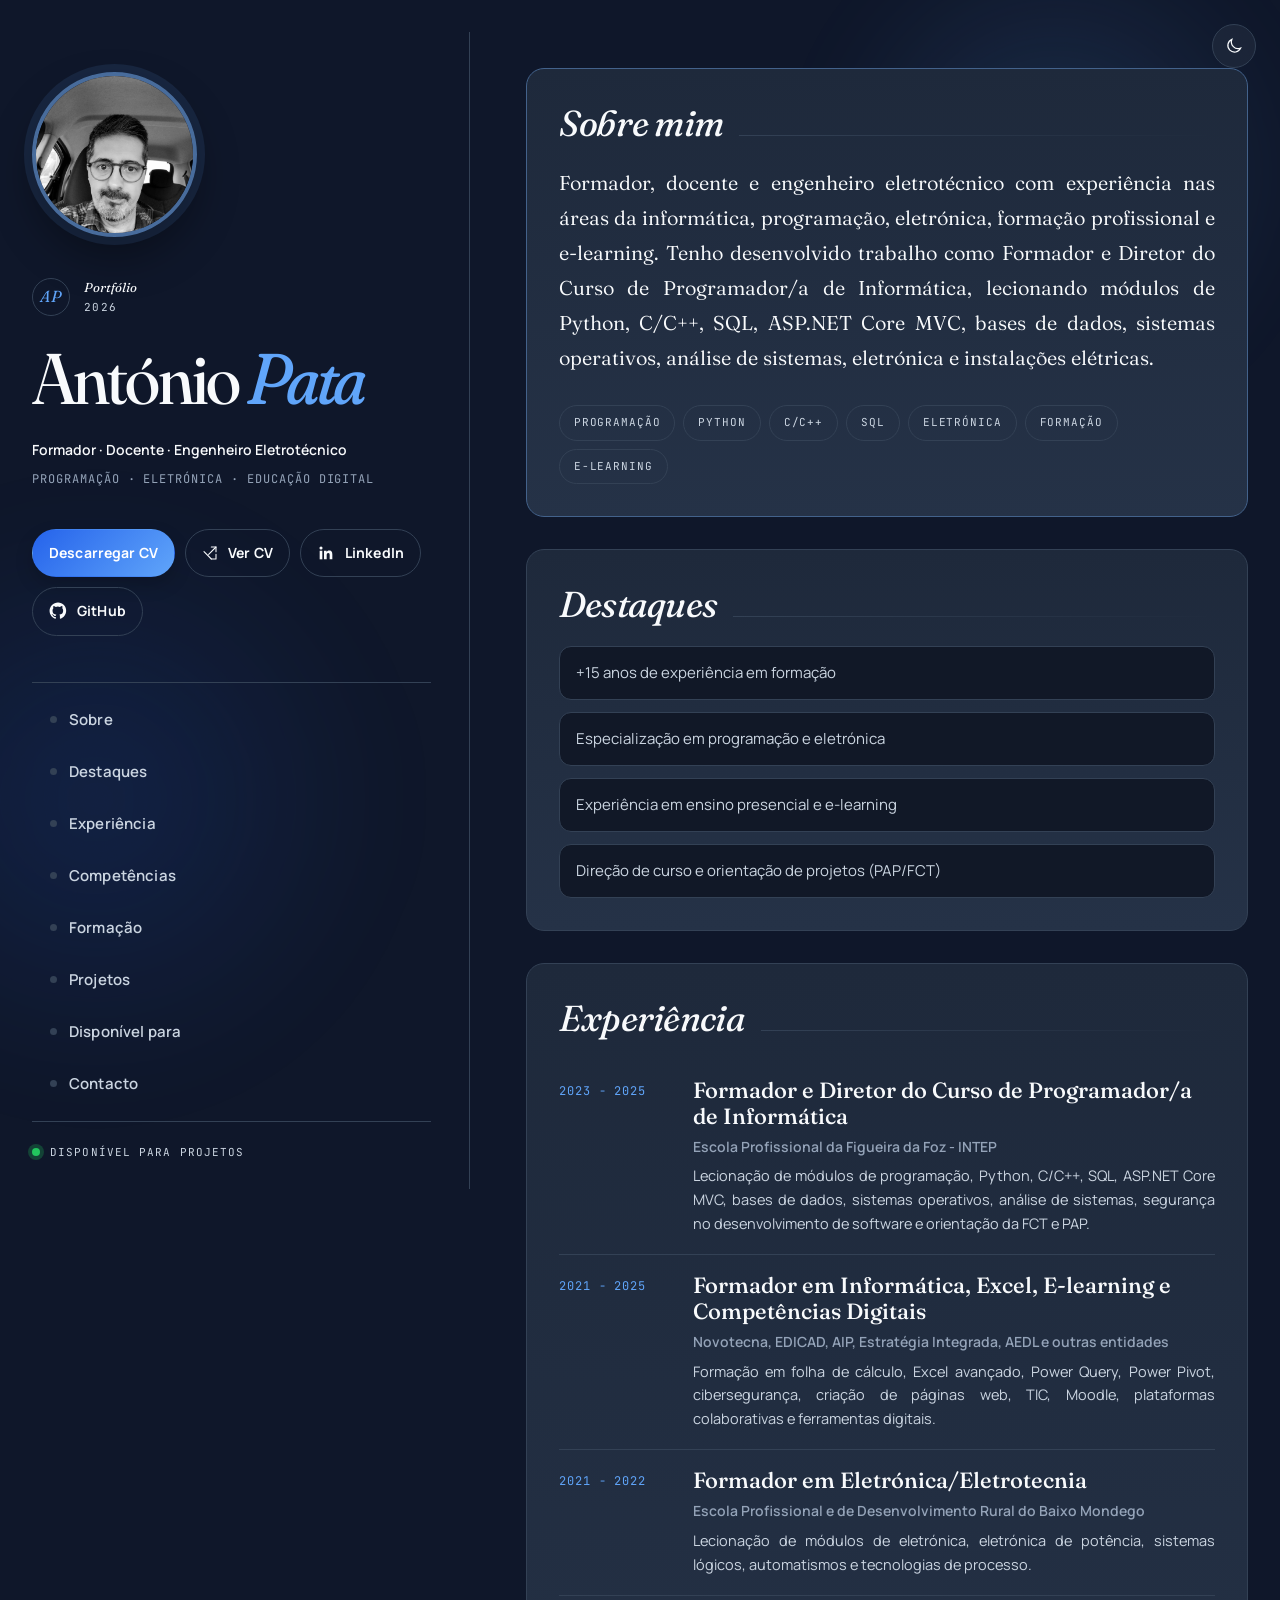
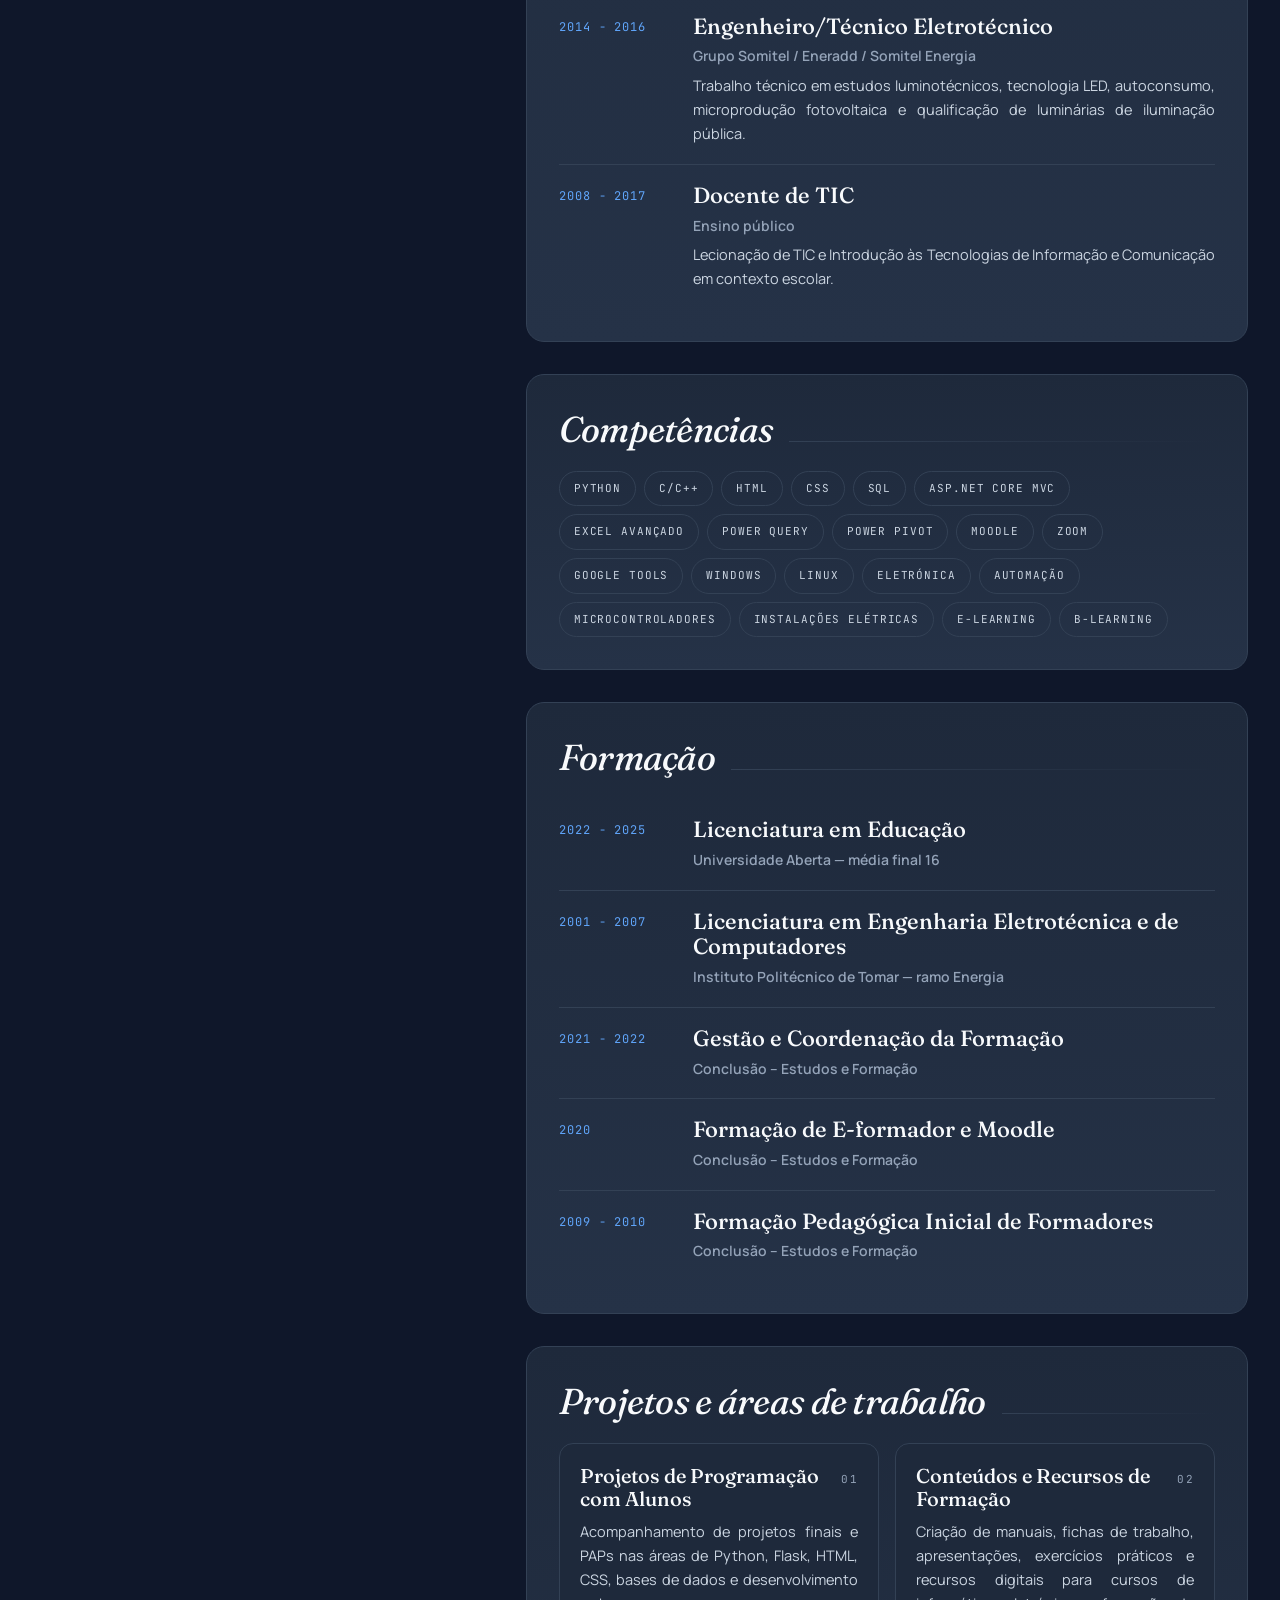
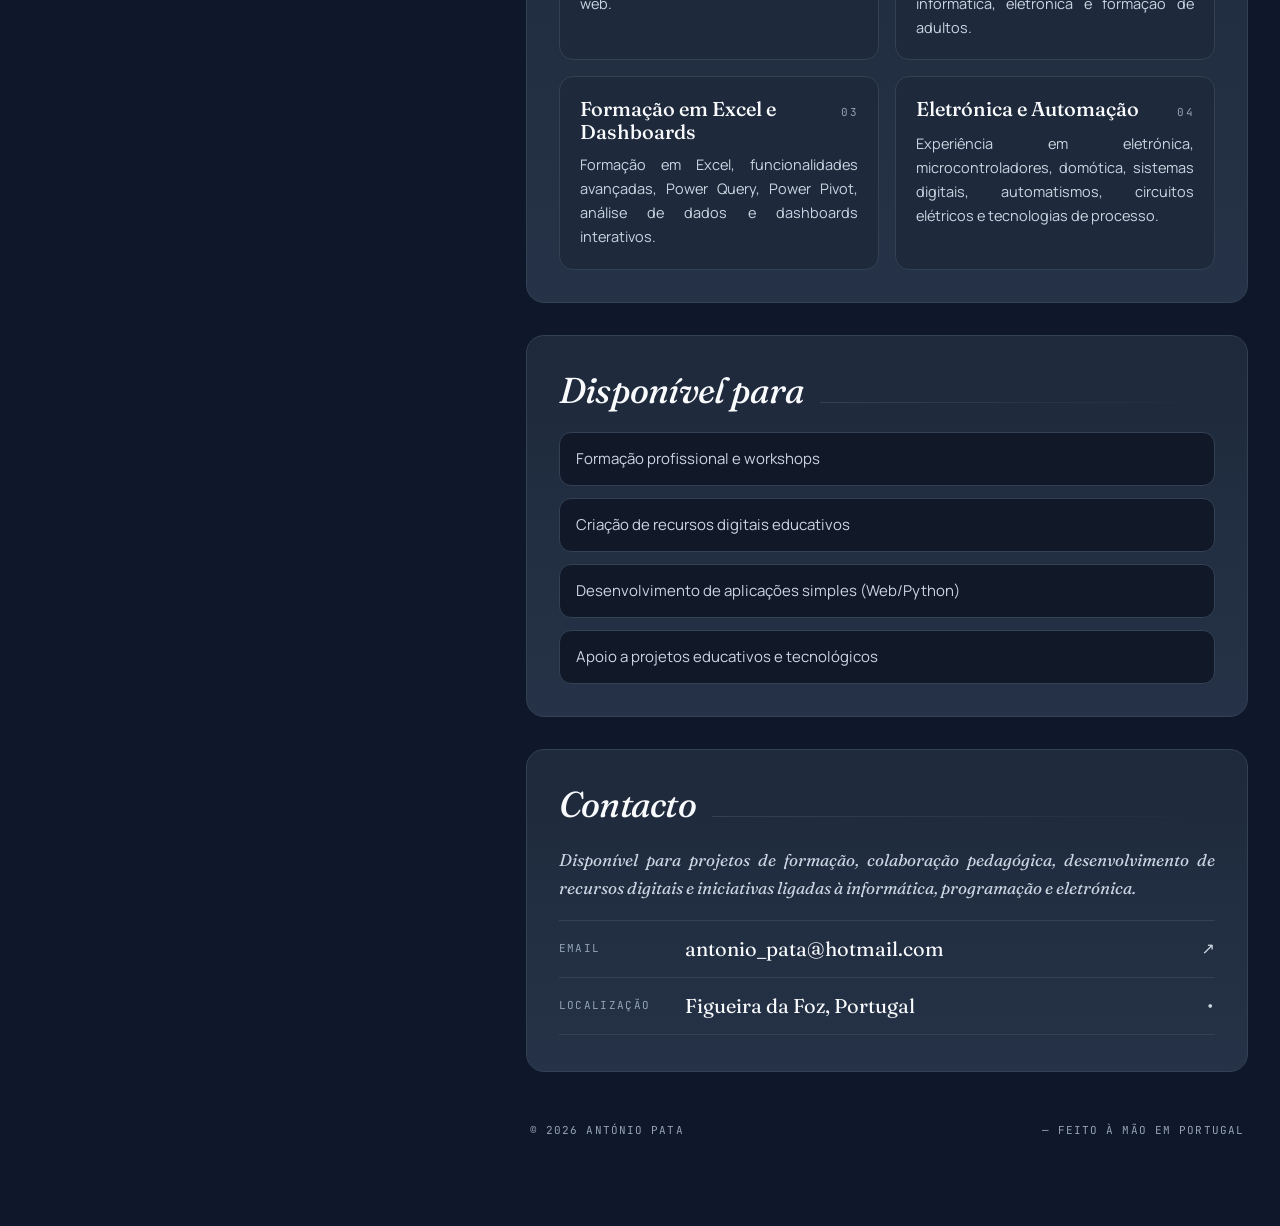
<file: index.html>
<!DOCTYPE html>
<html lang="pt">
<head>
  <meta charset="UTF-8">
  <meta name="viewport" content="width=device-width, initial-scale=1.0">

  <title>António Pata | Formador, Docente e Engenheiro Eletrotécnico</title>
  <link rel="icon" type="image/svg+xml" href="favicon.svg">

  <meta name="description" content="Portfólio de António Pata. Formador, docente e engenheiro eletrotécnico com experiência em programação, informática, eletrónica, educação digital e formação profissional.">

  <link rel="preconnect" href="https://fonts.googleapis.com">
  <link rel="preconnect" href="https://fonts.gstatic.com" crossorigin>
  <link href="https://fonts.googleapis.com/css2?family=Fraunces:ital,opsz,wght,SOFT,WONK@0,9..144,300..900,0..100,0..1;1,9..144,300..900,0..100,0..1&family=Manrope:wght@300..800&family=JetBrains+Mono:wght@400;500&display=swap" rel="stylesheet">

  <link rel="stylesheet" href="style.css">
  <!-- Google tag (gtag.js) -->
<script async src="https://www.googletagmanager.com/gtag/js?id=G-9JG4XQQKQ0"></script>
<script>
  window.dataLayer = window.dataLayer || [];
  function gtag(){dataLayer.push(arguments);}
  gtag('js', new Date());

  gtag('config', 'G-9JG4XQQKQ0');
</script>
</head>

<body>

<div class="grain" aria-hidden="true"></div>

<button id="toggle-theme" type="button" aria-label="Alternar tema">
  <span class="t-icon t-sun" aria-hidden="true">
    <svg viewBox="0 0 24 24" fill="none" stroke="currentColor" stroke-width="1.5" stroke-linecap="round">
      <circle cx="12" cy="12" r="4"/>
      <path d="M12 3v1.5M12 19.5V21M3 12h1.5M19.5 12H21M5.6 5.6l1.1 1.1M17.3 17.3l1.1 1.1M5.6 18.4l1.1-1.1M17.3 6.7l1.1-1.1"/>
    </svg>
  </span>
  <span class="t-icon t-moon" aria-hidden="true">
    <svg viewBox="0 0 24 24" fill="none" stroke="currentColor" stroke-width="1.5" stroke-linecap="round">
      <path d="M20 14.5A8 8 0 0 1 9.5 4 8 8 0 1 0 20 14.5z"/>
    </svg>
  </span>
</button>

<div class="shell">

  <aside class="sidebar">
    <div class="sidebar-inner">

      <div class="profile-photo">
        <img src="foto.jpg" alt="António Pata" loading="lazy">
      </div>

      <div class="brand">
        <span class="brand-mark" aria-hidden="true">AP</span>
        <span class="brand-meta">
          <em>Portfólio</em>
          <span>2026</span>
        </span>
      </div>

      <h1 class="display">
  <span>António</span>
  <span class="display-italic">Pata</span>
</h1>

<p class="headline-mini">
  Formador · Docente · Engenheiro Eletrotécnico
</p>

<p class="headline-sub">
  Programação · Eletrónica · Educação Digital
</p>

    
    <div class="social-buttons">

  <!-- DOWNLOAD -->
  <a href="Curriculum_Vitae_AntonioPata_pt1.pdf" download class="btn btn-primary">
    <span>Descarregar CV</span>
  </a>

  <!-- VER CV (COM ÍCONE) -->
  <a href="Curriculum_Vitae_AntonioPata_pt1.pdf" target="_blank" class="btn btn-secondary">
    <svg width="16" height="16" viewBox="0 0 24 24" fill="none" stroke="currentColor" stroke-width="1.6" stroke-linecap="round" stroke-linejoin="round">
      <path d="M14 3h7v7"/>
      <path d="M10 14L21 3"/>
      <path d="M21 14v7h-7"/>
      <path d="M3 10l11 11"/>
    </svg>
    <span>Ver CV</span>
  </a>

  <!-- LINKEDIN -->
  <a href="https://www.linkedin.com/in/antoniopata/" target="_blank" class="btn btn-secondary">
    <svg width="18" height="18" viewBox="0 0 24 24" fill="currentColor">
      <path d="M20.447 20.452h-3.554v-5.569c0-1.328-.027-3.037-1.852-3.037-1.853 0-2.136 1.445-2.136 2.939v5.667H9.351V9h3.414v1.561h.046c.477-.9 1.637-1.85 3.37-1.85 3.601 0 4.267 2.37 4.267 5.455v6.286z"/>
      <path d="M5.337 7.433a2.062 2.062 0 01-2.063-2.065 2.064 2.064 0 112.063 2.065z"/>
      <path d="M3.555 9h3.564v11.452H3.555z"/>
    </svg>
    <span>LinkedIn</span>
  </a>

  <!-- GITHUB -->
  <a href="https://github.com/APata7" target="_blank" class="btn btn-secondary">
    <svg width="18" height="18" viewBox="0 0 24 24" fill="currentColor">
      <path d="M12 .5C5.73.5.75 5.48.75 11.75c0 4.93 3.18 9.11 7.59 10.59.55.1.75-.24.75-.53v-1.86c-3.09.67-3.74-1.49-3.74-1.49-.5-1.27-1.22-1.6-1.22-1.6-1-.68.08-.66.08-.66 1.1.08 1.68 1.13 1.68 1.13.98 1.67 2.57 1.19 3.2.91.1-.71.38-1.19.69-1.46-2.47-.28-5.07-1.23-5.07-5.5 0-1.22.43-2.22 1.14-3-.11-.28-.5-1.4.11-2.91 0 0 .93-.3 3.05 1.14a10.6 10.6 0 015.56 0c2.12-1.44 3.05-1.14 3.05-1.14.61 1.51.22 2.63.11 2.91.71.78 1.14 1.78 1.14 3 0 4.28-2.6 5.21-5.08 5.49.39.34.73 1 .73 2.02v2.99c0 .29.2.64.76.53 4.4-1.48 7.58-5.66 7.58-10.59C23.25 5.48 18.27.5 12 .5z"/>
    </svg>
    <span>GitHub</span>
  </a>

</div>

      <nav class="dock" aria-label="Secções">
        <a href="#hero">Sobre</a>
        <a href="#destaques">Destaques</a>
         <a href="#experiencia">Experiência</a>
        <a href="#competencias">Competências</a>
        <a href="#formacao">Formação</a>
        <a href="#projetos">Projetos</a>
         <a href="#disponivel">Disponível para</a>
        <a href="#contacto">Contacto</a>
      </nav>

      <footer class="sidebar-foot">
        <span class="dot" aria-hidden="true"></span>
        <span id="status">disponível para projetos</span>
      </footer>

    </div>
  </aside>

<main>

    <section id="hero" class="block block-hero" data-reveal>
      <header class="block-head">
        <h2>Sobre mim</h2>
        <span class="block-rule" aria-hidden="true"></span>
      </header>

      <p id="sobre-texto" class="prose">
        Formador, docente e engenheiro eletrotécnico com experiência nas áreas da informática, programação, eletrónica, formação profissional e e-learning. Tenho desenvolvido trabalho como Formador e Diretor do Curso de Programador/a de Informática, lecionando módulos de Python, C/C++, SQL, ASP.NET Core MVC, bases de dados, sistemas operativos, análise de sistemas, eletrónica e instalações elétricas.
      </p>

      <ul class="chips" id="sobre-chips" aria-label="Áreas de atuação">
        <li>Programação</li>
        <li>Python</li>
        <li>C/C++</li>
        <li>SQL</li>
        <li>Eletrónica</li>
        <li>Formação</li>
        <li>E-learning</li>
      </ul>
    </section>
    <section id="destaques" class="block" data-reveal>
  <header class="block-head">
   <h2>Destaques</h2>
    <span class="block-rule"></span>
  </header>

  <ul class="highlights" id="destaques-list">
    <li>+15 anos de experiência em formação</li>
    <li>Especialização em programação e eletrónica</li>
    <li>Experiência em ensino presencial e e-learning</li>
    <li>Direção de curso e orientação de projetos (PAP/FCT)</li>
  </ul>
</section>

    <section id="experiencia" class="block" data-reveal>
      <header class="block-head">
       <h2>Experiência</h2>
        <span class="block-rule" aria-hidden="true"></span>
      </header>

      <ul class="timeline" id="experiencia-list">
        <li class="timeline-item">
          <span class="timeline-year">2023 - 2025</span>
          <div class="timeline-body">
            <span class="timeline-cargo">Formador e Diretor do Curso de Programador/a de Informática</span>
            <span class="timeline-empresa">Escola Profissional da Figueira da Foz - INTEP</span>
            <p class="projeto-desc">Lecionação de módulos de programação, Python, C/C++, SQL, ASP.NET Core MVC, bases de dados, sistemas operativos, análise de sistemas, segurança no desenvolvimento de software e orientação da FCT e PAP.</p>
          </div>
        </li>

        <li class="timeline-item">
          <span class="timeline-year">2021 - 2025</span>
          <div class="timeline-body">
            <span class="timeline-cargo">Formador em Informática, Excel, E-learning e Competências Digitais</span>
            <span class="timeline-empresa">Novotecna, EDICAD, AIP, Estratégia Integrada, AEDL e outras entidades</span>
            <p class="projeto-desc">Formação em folha de cálculo, Excel avançado, Power Query, Power Pivot, cibersegurança, criação de páginas web, TIC, Moodle, plataformas colaborativas e ferramentas digitais.</p>
          </div>
        </li>

        <li class="timeline-item">
          <span class="timeline-year">2021 - 2022</span>
          <div class="timeline-body">
            <span class="timeline-cargo">Formador em Eletrónica/Eletrotecnia</span>
            <span class="timeline-empresa">Escola Profissional e de Desenvolvimento Rural do Baixo Mondego</span>
            <p class="projeto-desc">Lecionação de módulos de eletrónica, eletrónica de potência, sistemas lógicos, automatismos e tecnologias de processo.</p>
          </div>
        </li>

        <li class="timeline-item">
          <span class="timeline-year">2014 - 2016</span>
          <div class="timeline-body">
            <span class="timeline-cargo">Engenheiro/Técnico Eletrotécnico</span>
            <span class="timeline-empresa">Grupo Somitel / Eneradd / Somitel Energia</span>
            <p class="projeto-desc">Trabalho técnico em estudos luminotécnicos, tecnologia LED, autoconsumo, microprodução fotovoltaica e qualificação de luminárias de iluminação pública.</p>
          </div>
        </li>

        <li class="timeline-item">
          <span class="timeline-year">2008 - 2017</span>
          <div class="timeline-body">
            <span class="timeline-cargo">Docente de TIC</span>
            <span class="timeline-empresa">Ensino público</span>
            <p class="projeto-desc">Lecionação de TIC e Introdução às Tecnologias de Informação e Comunicação em contexto escolar.</p>
          </div>
        </li>
      </ul>
    </section>

    <section id="competencias" class="block" data-reveal>
      <header class="block-head">
        <h2>Competências</h2>
        <span class="block-rule" aria-hidden="true"></span>
      </header>

      <ul class="chips" id="competencias-list">
        <li>Python</li>
        <li>C/C++</li>
        <li>HTML</li>
        <li>CSS</li>
        <li>SQL</li>
        <li>ASP.NET Core MVC</li>
        <li>Excel Avançado</li>
        <li>Power Query</li>
        <li>Power Pivot</li>
        <li>Moodle</li>
        <li>Zoom</li>
        <li>Google Tools</li>
        <li>Windows</li>
        <li>Linux</li>
        <li>Eletrónica</li>
        <li>Automação</li>
        <li>Microcontroladores</li>
        <li>Instalações Elétricas</li>
        <li>E-learning</li>
        <li>B-learning</li>
      </ul>
    </section>

    <section id="formacao" class="block" data-reveal>
      <header class="block-head">
       <h2>Formação</h2>
        <span class="block-rule" aria-hidden="true"></span>
      </header>

      <ul class="timeline" id="formacao-list">
        <li class="timeline-item">
          <span class="timeline-year">2022 - 2025</span>
          <div class="timeline-body">
            <span class="timeline-cargo">Licenciatura em Educação</span>
            <span class="timeline-empresa">Universidade Aberta — média final 16</span>
          </div>
        </li>

        <li class="timeline-item">
          <span class="timeline-year">2001 - 2007</span>
          <div class="timeline-body">
            <span class="timeline-cargo">Licenciatura em Engenharia Eletrotécnica e de Computadores</span>
            <span class="timeline-empresa">Instituto Politécnico de Tomar — ramo Energia</span>
          </div>
        </li>

        <li class="timeline-item">
          <span class="timeline-year">2021 - 2022</span>
          <div class="timeline-body">
            <span class="timeline-cargo">Gestão e Coordenação da Formação</span>
            <span class="timeline-empresa">Conclusão – Estudos e Formação</span>
          </div>
        </li>

        <li class="timeline-item">
          <span class="timeline-year">2020</span>
          <div class="timeline-body">
            <span class="timeline-cargo">Formação de E-formador e Moodle</span>
            <span class="timeline-empresa">Conclusão – Estudos e Formação</span>
          </div>
        </li>

        <li class="timeline-item">
          <span class="timeline-year">2009 - 2010</span>
          <div class="timeline-body">
            <span class="timeline-cargo">Formação Pedagógica Inicial de Formadores</span>
            <span class="timeline-empresa">Conclusão – Estudos e Formação</span>
          </div>
        </li>
      </ul>
    </section>

    <section id="projetos" class="block" data-reveal>
      <header class="block-head">
       <h2>Projetos e áreas de trabalho</h2>
        <span class="block-rule" aria-hidden="true"></span>
      </header>

      <div class="projetos" id="projetos-list">
        <article class="projeto">
          <div class="projeto-head">
            <h3 class="projeto-nome">Projetos de Programação com Alunos</h3>
            <span class="projeto-num">01</span>
          </div>
          <p class="projeto-desc">Acompanhamento de projetos finais e PAPs nas áreas de Python, Flask, HTML, CSS, bases de dados e desenvolvimento web.</p>
        </article>

        <article class="projeto">
          <div class="projeto-head">
            <h3 class="projeto-nome">Conteúdos e Recursos de Formação</h3>
            <span class="projeto-num">02</span>
          </div>
          <p class="projeto-desc">Criação de manuais, fichas de trabalho, apresentações, exercícios práticos e recursos digitais para cursos de informática, eletrónica e formação de adultos.</p>
        </article>

        <article class="projeto">
          <div class="projeto-head">
            <h3 class="projeto-nome">Formação em Excel e Dashboards</h3>
            <span class="projeto-num">03</span>
          </div>
          <p class="projeto-desc">Formação em Excel, funcionalidades avançadas, Power Query, Power Pivot, análise de dados e dashboards interativos.</p>
        </article>

        <article class="projeto">
          <div class="projeto-head">
            <h3 class="projeto-nome">Eletrónica e Automação</h3>
            <span class="projeto-num">04</span>
          </div>
          <p class="projeto-desc">Experiência em eletrónica, microcontroladores, domótica, sistemas digitais, automatismos, circuitos elétricos e tecnologias de processo.</p>
        </article>
      </div>
    </section>
    <section id="disponivel" class="block" data-reveal>
  <header class="block-head">
   <h2>Disponível para</h2>
    <span class="block-rule"></span>
  </header>

  <ul class="disponivel" id="disponivel-list">
    <li>Formação profissional e workshops</li>
    <li>Criação de recursos digitais educativos</li>
    <li>Desenvolvimento de aplicações simples (Web/Python)</li>
    <li>Apoio a projetos educativos e tecnológicos</li>
  </ul>
</section>

    <section id="contacto" class="block block-contact" data-reveal>
      <header class="block-head">
       <h2>Contacto</h2>
        <span class="block-rule" aria-hidden="true"></span>
      </header>

      <p class="contact-lede">
        Disponível para projetos de formação, colaboração pedagógica, desenvolvimento de recursos digitais e iniciativas ligadas à informática, programação e eletrónica.
      </p>

      <div class="contact-list" id="contacto-list">
        <a class="contact-row" href="mailto:antonio_pata@hotmail.com">
          <span class="contact-label">Email</span>
          <span class="contact-value">antonio_pata@hotmail.com</span>
          <span class="contact-arrow">↗</span>
        </a>

        
        <div class="contact-row">
          <span class="contact-label">Localização</span>
          <span class="contact-value">Figueira da Foz, Portugal</span>
          <span class="contact-arrow">•</span>
        </div>
      </div>
    </section>

    <footer class="page-foot">
      <span>&copy; <span id="year"></span> António Pata</span>
      <span class="page-foot-mark">&mdash; feito à mão em Portugal</span>
    </footer>

  </main>
</div>

<script src="script.js"></script>
</body>
</html>
</file>
<file: style.css>
:root {
  --bg: #0f172a;
  --bg-soft: #111827;
  --surface: #1e293b;
  --surface-2: #253247;
  --line: #334155;
  --text: #f8fafc;
  --text-dim: #cbd5e1;
  --muted: #94a3b8;
  --accent: #60a5fa;
  --accent-hot: #93c5fd;
  --accent-deep: #2563eb;
  --success: #22c55e;
  --shadow: 0 20px 40px rgba(0,0,0,.35);
  --gradient: linear-gradient(135deg, var(--accent-deep), var(--accent));
  --serif: "Fraunces", "Times New Roman", serif;
  --sans: "Manrope", system-ui, sans-serif;
  --mono: "JetBrains Mono", ui-monospace, monospace;
  --maxw: 1400px;
  --radius: 18px;
}

:root.is-light {
  --bg: #f8fafc;
  --bg-soft: #f1f5f9;
  --surface: #ffffff;
  --surface-2: #f8fafc;
  --line: #e2e8f0;
  --text: #0f172a;
  --text-dim: #475569;
  --muted: #64748b;
  --accent: #2563eb;
  --accent-hot: #3b82f6;
  --accent-deep: #1d4ed8;
  --success: #16a34a;
  --shadow: 0 18px 30px rgba(15,23,42,.10);
}

* { box-sizing: border-box; }

html {
  scroll-behavior: smooth;
  scroll-padding-top: 100px;
}

html, body {
  margin: 0;
  padding: 0;
}

body {
  font-family: var(--sans);
  font-size: 16px;
  line-height: 1.6;
  background: var(--bg);
  color: var(--text);
  overflow-x: hidden;
  -webkit-font-smoothing: antialiased;
}

::selection {
  background: var(--accent);
  color: white;
}

.grain {
  position: fixed;
  inset: 0;
  pointer-events: none;
  z-index: 1;
  opacity: .035;
  mix-blend-mode: overlay;
  background-image: url("data:image/svg+xml;utf8,<svg xmlns='http://www.w3.org/2000/svg' width='160' height='160'><filter id='n'><feTurbulence type='fractalNoise' baseFrequency='0.9' numOctaves='2' stitchTiles='stitch'/><feColorMatrix values='0 0 0 0 0 0 0 0 0 0 0 0 0 0 0 0 0 0 0.6 0'/></filter><rect width='100%' height='100%' filter='url(%23n)'/></svg>");
}

body::before {
  content: "";
  position: fixed;
  inset: -20% -10% auto auto;
  width: 55vw;
  height: 55vw;
  background: radial-gradient(closest-side, color-mix(in oklab, var(--accent) 16%, transparent), transparent 70%);
  z-index: 0;
  pointer-events: none;
  filter: blur(35px);
}

body::after {
  content: "";
  position: fixed;
  left: -25%;
  bottom: -35%;
  width: 65vw;
  height: 65vw;
  background: radial-gradient(closest-side, color-mix(in oklab, var(--accent-deep) 15%, transparent), transparent 70%);
  z-index: 0;
  pointer-events: none;
  filter: blur(45px);
}

/* Layout geral */
.shell {
  position: relative;
  z-index: 2;
  display: grid;
  grid-template-columns: minmax(320px, 36%) 1fr;
  max-width: var(--maxw);
  margin: 0 auto;
  padding: 32px;
}

/* Sidebar */
.sidebar {
  position: relative;
}

.sidebar-inner {
  position: sticky;
  top: 32px;
  min-height: calc(100vh - 64px);
  padding: 32px 38px 28px 0;
  border-right: 1px solid var(--line);
  display: flex;
  flex-direction: column;
  gap: 22px;
}

/* Foto */
.profile-photo {
  margin: 8px 0 10px;
}

.profile-photo img {
  width: 165px;
  height: 165px;
  border-radius: 50%;
  object-fit: cover;
  border: 4px solid color-mix(in oklab, var(--accent) 45%, var(--line));
  box-shadow:
    0 0 0 8px color-mix(in oklab, var(--accent) 10%, transparent),
    var(--shadow);
  transition: transform .3s ease, box-shadow .3s ease;
}

.profile-photo img:hover {
  transform: scale(1.05);
}

/* Marca */
.brand {
  display: flex;
  align-items: center;
  gap: 14px;
  font-family: var(--mono);
  font-size: 11px;
  letter-spacing: .12em;
  text-transform: uppercase;
  color: var(--text-dim);
}

.brand-mark {
  display: inline-grid;
  place-items: center;
  width: 38px;
  height: 38px;
  border: 1px solid var(--line);
  border-radius: 999px;
  font-family: var(--serif);
  font-style: italic;
  font-size: 16px;
  color: var(--accent);
}

.brand-meta {
  display: flex;
  flex-direction: column;
  gap: 2px;
}

.brand-meta em {
  font-family: var(--serif);
  font-style: italic;
  font-size: 13px;
  color: var(--text);
  text-transform: none;
  letter-spacing: 0;
}

/* Nome */
.display {
  font-family: var(--serif);
  font-weight: 450;
  font-size: clamp(46px, 5.6vw, 74px);
  line-height: 1;
  letter-spacing: -0.04em;
  margin: 4px 0 2px;
  font-variation-settings: "opsz" 144, "SOFT" 35, "WONK" 1;
}

.display span {
  display: inline;
}

.display-italic {
  font-style: italic;
  color: var(--accent);
  font-variation-settings: "opsz" 144, "SOFT" 80, "WONK" 1;
}

.display-italic::before {
  content: " ";
}

/* Subtítulos do topo */
.headline-mini {
  margin: 0;
  font-family: var(--sans);
  font-size: 14px;
  font-weight: 600;
  color: var(--text);
  line-height: 1.5;
}

.headline-sub {
  margin: -12px 0 4px;
  font-family: var(--mono);
  font-size: 12px;
  letter-spacing: .08em;
  text-transform: uppercase;
  color: var(--muted);
  line-height: 1.6;
}

/* Mantido caso ainda exista no HTML */
.role,
.lede {
  display: none;
}

/* Botões */
.social-buttons {
  display: flex;
  flex-direction: row;
  flex-wrap: wrap;
  gap: 10px;
  margin: 14px 0 6px;
}

.btn {
  display: inline-flex;
  align-items: center;
  justify-content: center;
  gap: 10px;
  width: auto;
  min-width: auto;
  padding: 12px 16px;
  border-radius: 999px;
  border: 1px solid transparent;
  font-size: 14px;
  font-weight: 700;
  text-decoration: none;
  letter-spacing: .01em;
  transition: all .25s ease;
  box-shadow: 0 8px 18px rgba(0,0,0,.18);
}

.btn svg {
  flex-shrink: 0;
}

.btn-primary {
  background: var(--gradient);
  color: white;
}

.btn-secondary {
  background: transparent;
  color: var(--text);
  border-color: var(--line);
  box-shadow: none;
}

.btn:hover {
  transform: translateY(-2px);
  border-color: var(--accent);
}

.btn-secondary:hover {
  background: color-mix(in oklab, var(--accent) 12%, transparent);
  color: var(--accent-hot);
}

/* Menu */
.dock {
  display: flex;
  flex-direction: column;
  border-top: 1px solid var(--line);
  border-bottom: 1px solid var(--line);
  padding: 8px 0;
  margin-top: 18px;
}

.dock a {
  display: flex;
  align-items: baseline;
  gap: 14px;
  padding: 8px 0;
  color: var(--text-dim);
  text-decoration: none;
  font-size: 15px;
  font-weight: 500;
  transition: all .2s ease;
}

.dock a span {
  width: 22px;
  font-family: var(--mono);
  font-size: 11px;
  letter-spacing: .12em;
  color: var(--muted);
}

.dock a:hover {
  color: var(--text);
  padding-left: 8px;
}

.dock a:hover span {
  color: var(--accent);
}

/* Rodapé sidebar */
.sidebar-foot {
  display: flex;
  align-items: center;
  gap: 10px;
  margin-top: auto;
  font-family: var(--mono);
  font-size: 11px;
  letter-spacing: .1em;
  text-transform: uppercase;
  color: var(--text-dim);
}

.dot {
  width: 8px;
  height: 8px;
  background: var(--success);
  border-radius: 999px;
  box-shadow: 0 0 0 4px color-mix(in oklab, var(--success) 25%, transparent);
  animation: pulse 2.4s ease-in-out infinite;
}

@keyframes pulse {
  0%, 100% {
    box-shadow: 0 0 0 4px color-mix(in oklab, var(--success) 25%, transparent);
  }
  50% {
    box-shadow: 0 0 0 8px color-mix(in oklab, var(--success) 8%, transparent);
  }
}

/* Main */
main {
  padding: 36px 0 36px 56px;
  display: flex;
  flex-direction: column;
  gap: 24px;
}

.block {
  position: relative;
  padding: 36px 32px 32px;
  background: linear-gradient(180deg, var(--surface), var(--surface-2));
  border: 1px solid var(--line);
  border-radius: var(--radius);
  opacity: 0;
  transform: translateY(18px);
  transition: all .45s ease;
  margin-bottom: 8px;
}

.block.is-revealed {
  opacity: 1;
  transform: none;
}

.block-hero {
  border: 1px solid color-mix(in oklab, var(--accent) 35%, var(--line));
}

.block-head {
  display: grid;
  grid-template-columns: auto 1fr;
  align-items: baseline;
  gap: 16px;
  margin: 0 0 24px;
}

.block-num {
  font-family: var(--mono);
  font-size: 11px;
  letter-spacing: .14em;
  color: var(--muted);
}

.block-head h2 {
  font-family: var(--serif);
  font-weight: 450;
  font-style: italic;
  font-size: 36px;
  line-height: 1;
  letter-spacing: -0.02em;
  margin: 0;
  color: var(--text);
}

.block-rule {
  height: 1px;
  background: linear-gradient(90deg, var(--line), transparent);
}

/* Texto */
.prose,
#sobre-texto {
  font-family: var(--serif);
  font-size: 20px;
  line-height: 1.75;
  font-weight: 350;
  color: var(--text);
  margin: 0 0 30px;
  max-width: 68ch;
  text-align: justify !important;
  text-align-last: left;
}

.projeto-desc,
.timeline-body p,
.contact-lede {
  text-align: justify !important;
  line-height: 1.65;
}

strong {
  color: var(--accent);
  font-weight: 700;
}

/* Chips */
.chips {
  list-style: none;
  display: flex;
  flex-wrap: wrap;
  gap: 8px;
  margin: 0;
  padding: 0;
}

.chips li {
  font-family: var(--mono);
  font-size: 11px;
  letter-spacing: .08em;
  text-transform: uppercase;
  color: var(--text-dim);
  padding: 8px 14px;
  border: 1px solid var(--line);
  border-radius: 999px;
  background: transparent;
  transition: all .2s ease;
}

.chips li:hover {
  color: var(--accent);
  border-color: var(--accent);
  transform: translateY(-2px);
}

/* Timeline */
.timeline {
  list-style: none;
  margin: 0;
  padding: 0;
}

.timeline-item {
  display: grid;
  grid-template-columns: 110px 1fr;
  gap: 24px;
  padding: 18px 0;
  border-top: 1px solid var(--line);
}

.timeline-item:first-child {
  border-top: 0;
}

.timeline-year {
  font-family: var(--mono);
  font-size: 12px;
  letter-spacing: .08em;
  color: var(--accent);
  padding-top: 4px;
}

.timeline-body {
  display: flex;
  flex-direction: column;
  gap: 6px;
}

.timeline-cargo {
  font-family: var(--serif);
  font-size: 22px;
  line-height: 1.18;
  font-weight: 500;
  color: var(--text);
}

.timeline-empresa {
  font-size: 14px;
  font-weight: 600;
  color: var(--muted);
}

/* Projetos */
.projetos {
  display: grid;
  grid-template-columns: 1fr 1fr;
  gap: 16px;
}

.projeto {
  position: relative;
  padding: 20px;
  background: var(--surface);
  border: 1px solid var(--line);
  border-radius: 14px;
  display: flex;
  flex-direction: column;
  gap: 10px;
  transition: all .25s ease;
}

.projeto:hover {
  transform: translateY(-5px);
  border-color: var(--accent);
  box-shadow: var(--shadow);
}

.projeto-head {
  display: flex;
  align-items: baseline;
  justify-content: space-between;
  gap: 12px;
}

.projeto-nome {
  font-family: var(--serif);
  font-size: 20px;
  line-height: 1.15;
  font-weight: 500;
  margin: 0;
}

.projeto-num {
  font-family: var(--mono);
  font-size: 11px;
  letter-spacing: .12em;
  color: var(--muted);
}

.projeto-desc {
  font-size: 14.5px;
  color: var(--text-dim);
  margin: 0;
}

/* Contacto */
.block-contact {
  padding-bottom: 36px;
}

.contact-lede {
  font-family: var(--serif);
  font-style: italic;
  font-size: 17px;
  color: var(--text-dim);
  margin: 0 0 18px;
}

.contact-list {
  display: flex;
  flex-direction: column;
  border-top: 1px solid var(--line);
}

.contact-row {
  display: grid;
  grid-template-columns: 110px 1fr auto;
  align-items: center;
  gap: 16px;
  padding: 12px 0;
  border-bottom: 1px solid var(--line);
  text-decoration: none;
  color: var(--text);
  transition: all .2s ease;
}

.contact-row:hover {
  padding-left: 8px;
  color: var(--accent);
}

.contact-label {
  font-family: var(--mono);
  font-size: 11px;
  letter-spacing: .12em;
  text-transform: uppercase;
  color: var(--muted);
}

.contact-value {
  font-family: var(--serif);
  font-size: 20px;
  word-break: break-word;
}

.contact-arrow {
  color: var(--text-dim);
}

.page-foot {
  display: flex;
  align-items: center;
  justify-content: space-between;
  padding: 18px 4px;
  font-family: var(--mono);
  font-size: 11px;
  letter-spacing: .1em;
  text-transform: uppercase;
  color: var(--muted);
}

/* Botão tema */
#toggle-theme {
  position: fixed;
  top: 24px;
  right: 24px;
  z-index: 50;
  width: 44px;
  height: 44px;
  display: grid;
  place-items: center;
  border: 1px solid var(--line);
  border-radius: 999px;
  background: color-mix(in oklab, var(--surface) 80%, transparent);
  color: var(--text);
  cursor: pointer;
  backdrop-filter: blur(12px);
  transition: all .25s ease;
}

#toggle-theme:hover {
  transform: rotate(-12deg) scale(1.05);
  color: var(--accent);
}

.t-icon {
  display: grid;
  place-items: center;
}

.t-icon svg {
  width: 20px;
  height: 20px;
}

.t-sun {
  display: none;
}

.t-moon {
  display: grid;
}

:root.is-light .t-sun {
  display: grid;
}

:root.is-light .t-moon {
  display: none;
}

/* Reveal */
[data-reveal] .timeline-item,
[data-reveal] .projeto,
[data-reveal] .chips li,
[data-reveal] .contact-row {
  opacity: 0;
  transform: translateY(10px);
  transition: all .55s ease;
}

[data-reveal].is-revealed .timeline-item,
[data-reveal].is-revealed .projeto,
[data-reveal].is-revealed .chips li,
[data-reveal].is-revealed .contact-row {
  opacity: 1;
  transform: none;
}

/* Responsivo */
@media (max-width: 980px) {
  .shell {
    grid-template-columns: 1fr;
    padding: 20px;
    gap: 24px;
  }

  .sidebar-inner {
    position: relative;
    top: 0;
    border-right: 0;
    border-bottom: 1px solid var(--line);
    min-height: 0;
    padding: 80px 20px 28px;
    text-align: center;
    align-items: center;
  }

  .profile-photo {
    position: absolute;
    top: -60px;
    left: 50%;
    transform: translateX(-50%);
    margin: 0;
  }

  .profile-photo img {
    width: 125px;
    height: 125px;
  }

  .display {
    font-size: clamp(42px, 11vw, 64px);
    text-align: center;
  }

  .headline-mini,
  .headline-sub {
    text-align: center;
  }

  .social-buttons {
    justify-content: center;
  }

  .dock {
    width: 100%;
    display: grid;
    grid-template-columns: repeat(2, 1fr);
    gap: 0 24px;
  }

  main {
    padding: 28px 0;
  }

  .projetos {
    grid-template-columns: 1fr;
  }

  #toggle-theme {
    top: 16px;
    right: 16px;
  }
}

@media (max-width: 560px) {
  .shell {
    padding: 16px;
  }

  .block {
    padding: 26px 20px 22px;
  }

  .block-head h2 {
    font-size: 28px;
  }

  .timeline-item {
    grid-template-columns: 1fr;
    gap: 6px;
  }

  .timeline-year {
    padding-top: 0;
  }

  .contact-row {
    grid-template-columns: 1fr auto;
  }

  .contact-label {
    display: none;
  }

  #sobre-texto,
  .prose,
  .projeto-desc,
  .timeline-body p,
  .contact-lede {
    text-align: left !important;
  }

  .social-buttons {
    flex-direction: column;
    width: 100%;
  }

  .social-buttons .btn {
    width: 100%;
  }

  .profile-photo img {
    width: 120px;
    height: 120px;
  }

  .page-foot {
    flex-direction: column;
    gap: 6px;
    text-align: center;
  }
}

@media (prefers-reduced-motion: reduce) {
  *,
  *::before,
  *::after {
    animation-duration: 0.001ms !important;
    transition-duration: 0.001ms !important;
  }

  html {
    scroll-behavior: auto;
  }
}
/* =========================================
   NOVAS SECÇÕES
   ========================================= */

.highlights,
.disponivel {
  list-style: none;
  padding: 0;
  margin: 0;
  display: flex;
  flex-direction: column;
  gap: 12px;
}

.highlights li,
.disponivel li {
  padding: 14px 16px;
  background: var(--bg-soft);
  border: 1px solid var(--line);
  border-radius: 12px;
  font-size: 15px;
  color: var(--text-dim);
  transition: all 0.2s ease;
}

.highlights li:hover,
.disponivel li:hover {
  transform: translateX(6px);
  color: var(--text);
  border-color: var(--accent);
}
/* =========================================
   MENU LATERAL PREMIUM
   ========================================= */

.dock {
  display: flex;
  flex-direction: column;
  gap: 6px;
  border-top: 1px solid var(--line);
  border-bottom: 1px solid var(--line);
  padding: 14px 0;
  margin-top: 18px;
}

.dock a {
  position: relative;
  display: flex;
  align-items: center;
  gap: 12px;
  padding: 11px 14px 11px 18px;
  border-radius: 12px;
  color: var(--text-dim);
  text-decoration: none;
  font-size: 15px;
  font-weight: 600;
  letter-spacing: .01em;
  transition: all .25s ease;
}

.dock a::before {
  content: "";
  width: 7px;
  height: 7px;
  border-radius: 999px;
  background: var(--line);
  transition: all .25s ease;
}

.dock a::after {
  content: "";
  position: absolute;
  left: 0;
  top: 9px;
  bottom: 9px;
  width: 3px;
  border-radius: 999px;
  background: transparent;
  transition: all .25s ease;
}

.dock a:hover {
  color: var(--text);
  background: color-mix(in oklab, var(--accent) 10%, transparent);
  transform: translateX(4px);
}

.dock a:hover::before {
  background: var(--accent);
  box-shadow: 0 0 0 4px color-mix(in oklab, var(--accent) 18%, transparent);
}

.dock a:hover::after {
  background: var(--accent);
}

/* Estado visual para link ativo, se adicionares class="active" manualmente */
.dock a.active {
  color: var(--text);
  background: color-mix(in oklab, var(--accent) 14%, transparent);
}

.dock a.active::before {
  background: var(--accent);
}

.dock a.active::after {
  background: var(--accent);
}
</file>
